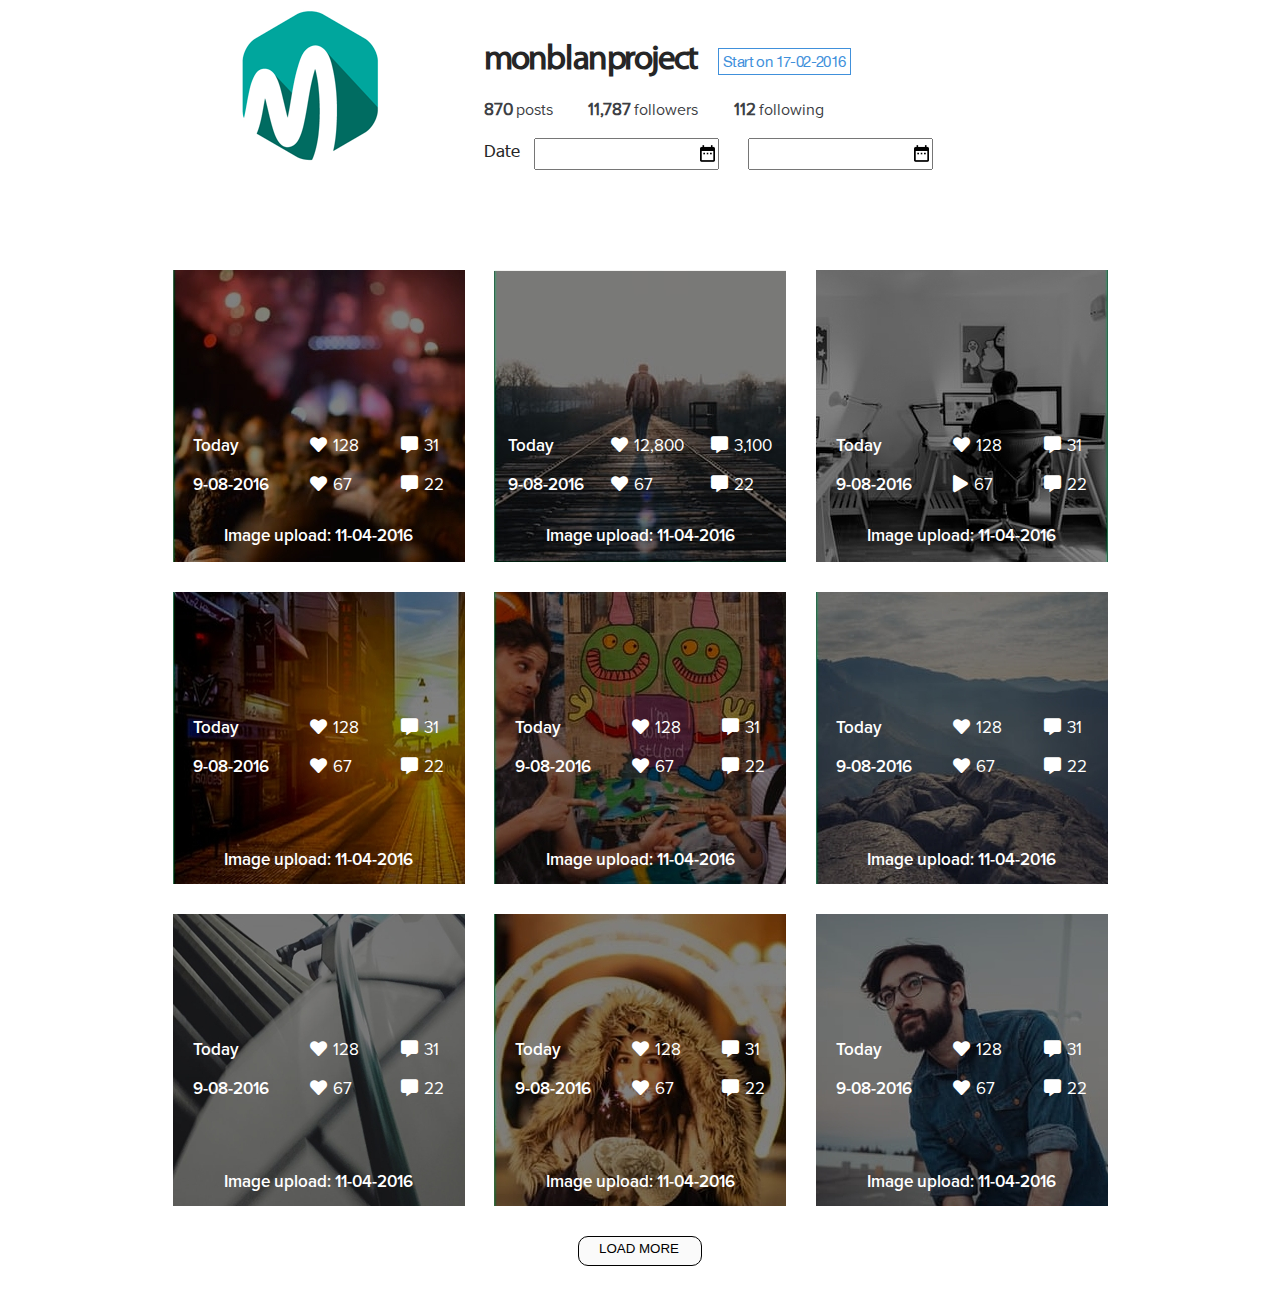
<file: index.html>
<!DOCTYPE html>
<html lang="en">

<head>
    <meta charset="UTF-8">
    <meta name="viewport" content="width=device-width, initial-scale=1.0">
    <meta http-equiv="X-UA-Compatible" content="ie=edge">
    <title>Document</title>
    <link rel="stylesheet" href="css/font.css">
    <link rel="stylesheet" href="css/main.css">
    <link rel="stylesheet" href="css/media.css">
    <link rel="stylesheet" href="css/all.css">

</head>

<body>
    <header>
        <div class="head-line">
            <div class="logo">
                <a href=""><img src="/img/Logo.png" alt="logo"></a>
            </div>
            <div class="project">
                <div class="project-info">
                    <h1 class="project-name">monblanproject</h1>
                    <div class="project-start">Start on 17-02-2016</div>
                </div>
                <ul class="posts">
                    <li><a href=""><span class="count">870</span>posts</a></li>
                    <li><a href=""><span class="count">11,787</span>followers</a></li>
                    <li><a href=""><span class="count">112</span>following</a></li>
                </ul>
                <div class="date">
                    <form action="" >
                        <label for="">Date</label>
                        <input type="date" id="date-before">
                        <input type="date"id="date-after">
                        
                    </form>
                </div>
            </div>
        </div>
    </header>
    <section>
        <div class="gallery">
            <div class="block block-1">
                <div class="gallery-talks">
                    <div class="gallery-date">
                        <a href="">Today</a>
                        <a href="">9-08-2016</a>
                    </div>
                    <div class="gallery-like">
                        <a href=""><i class="fas fa-heart"></i>128</a>
                        <a href=""><i class="fas fa-heart"></i>67</a>
                    </div>
                    <div class="gallery-comment">
                        <a href=""><i class="fas fa-comment-alt"></i>31</a>
                        <a href=""><i class="fas fa-comment-alt"></i>22</a>
                    </div>
                </div>
                
                <div class="gallery-upload"><span class="upload">Image upload: 11-04-2016 </span></div>
            </div>
            <div class="block block-2">
                    <div class="gallery-talks">
                            <div class="gallery-date">
                                <a href="">Today</a>
                                <a href="">9-08-2016</a>
                            </div>
                            <div class="gallery-like">
                                <a href=""><i class="fas fa-heart"></i>12,800</a>
                                <a href=""><i class="fas fa-heart"></i>67</a>
                            </div>
                            <div class="gallery-comment">
                                <a href=""><i class="fas fa-comment-alt"></i>3,100</a>
                                <a href=""><i class="fas fa-comment-alt"></i>22</a>
                            </div>
                        </div>
                        
                        <div class="gallery-upload"><span class="upload">Image upload: 11-04-2016 </span></div>
            </div>
            <div class="block block-3">
                    <div class="gallery-talks">
                            <div class="gallery-date">
                                <a href="">Today</a>
                                <a href="">9-08-2016</a>
                            </div>
                            <div class="gallery-like">
                                <a href=""><i class="fas fa-heart"></i>128</a>
                                <a href=""><i class="fas fa-play"></i></i>67</a>
                            </div>
                            <div class="gallery-comment">
                                <a href=""><i class="fas fa-comment-alt"></i>31</a>
                                <a href=""><i class="fas fa-comment-alt"></i>22</a>
                            </div>
                        </div>
                        
                        <div class="gallery-upload"><span class="upload">Image upload: 11-04-2016 </span></div>
            </div>
            <div class="block block-4">
                    <div class="gallery-talks">
                            <div class="gallery-date">
                                <a href="">Today</a>
                                <a href="">9-08-2016</a>
                            </div>
                            <div class="gallery-like">
                                <a href=""><i class="fas fa-heart"></i>128</a>
                                <a href=""><i class="fas fa-heart"></i>67</a>
                            </div>
                            <div class="gallery-comment">
                                <a href=""><i class="fas fa-comment-alt"></i>31</a>
                                <a href=""><i class="fas fa-comment-alt"></i>22</a>
                            </div>
                        </div>
                        
                        <div class="gallery-upload--bot"><span class="upload">Image upload: 11-04-2016 </span></div>
            </div>
            <div class="block block-5">
                    <div class="gallery-talks">
                            <div class="gallery-date">
                                <a href="">Today</a>
                                <a href="">9-08-2016</a>
                            </div>
                            <div class="gallery-like">
                                <a href=""><i class="fas fa-heart"></i>128</a>
                                <a href=""><i class="fas fa-heart"></i>67</a>
                            </div>
                            <div class="gallery-comment">
                                <a href=""><i class="fas fa-comment-alt"></i>31</a>
                                <a href=""><i class="fas fa-comment-alt"></i>22</a>
                            </div>
                        </div>
                        
                        <div class="gallery-upload--bot"><span class="upload">Image upload: 11-04-2016 </span></div>
            </div>
            <div class="block block-6">
                    <div class="gallery-talks">
                            <div class="gallery-date">
                                <a href="">Today</a>
                                <a href="">9-08-2016</a>
                            </div>
                            <div class="gallery-like">
                                <a href=""><i class="fas fa-heart"></i>128</a>
                                <a href=""><i class="fas fa-heart"></i>67</a>
                            </div>
                            <div class="gallery-comment">
                                <a href=""><i class="fas fa-comment-alt"></i>31</a>
                                <a href=""><i class="fas fa-comment-alt"></i>22</a>
                            </div>
                        </div>
                        
                        <div class="gallery-upload--bot"><span class="upload">Image upload: 11-04-2016 </span></div>
            </div>
            <div class="block block-7">
                    <div class="gallery-talks">
                            <div class="gallery-date">
                                <a href="">Today</a>
                                <a href="">9-08-2016</a>
                            </div>
                            <div class="gallery-like">
                                <a href=""><i class="fas fa-heart"></i>128</a>
                                <a href=""><i class="fas fa-heart"></i>67</a>
                            </div>
                            <div class="gallery-comment">
                                <a href=""><i class="fas fa-comment-alt"></i>31</a>
                                <a href=""><i class="fas fa-comment-alt"></i>22</a>
                            </div>
                        </div>
                        
                        <div class="gallery-upload--bot"><span class="upload">Image upload: 11-04-2016 </span></div>
            </div>
            <div class="block block-8">
                    <div class="gallery-talks">
                            <div class="gallery-date">
                                <a href="">Today</a>
                                <a href="">9-08-2016</a>
                            </div>
                            <div class="gallery-like">
                                <a href=""><i class="fas fa-heart"></i>128</a>
                                <a href=""><i class="fas fa-heart"></i>67</a>
                            </div>
                            <div class="gallery-comment">
                                <a href=""><i class="fas fa-comment-alt"></i>31</a>
                                <a href=""><i class="fas fa-comment-alt"></i>22</a>
                            </div>
                        </div>
                        
                        <div class="gallery-upload--bot"><span class="upload">Image upload: 11-04-2016 </span></div>
            </div>
            <div class="block block-9">
                    <div class="gallery-talks">
                            <div class="gallery-date">
                                <a href="">Today</a>
                                <a href="">9-08-2016</a>
                            </div>
                            <div class="gallery-like">
                                <a href=""><i class="fas fa-heart"></i>128</a>
                                <a href=""><i class="fas fa-heart"></i>67</a>
                            </div>
                            <div class="gallery-comment">
                                <a href=""><i class="fas fa-comment-alt"></i>31</a>
                                <a href=""><i class="fas fa-comment-alt"></i>22</a>
                            </div>
                        </div>
                        
                        <div class="gallery-upload--bot"><span class="upload">Image upload: 11-04-2016 </span></div>
            </div>
            
        </div>
        <button class="load-more">load more</button>
    </section>





    
    
    
    




</body>

</html>
</file>
<file: css/font.css>
@font-face {
    font-family: HelveticaNeue;
    src: url(../fonts/HelveticaNeue/HelveticaNeue.eot) format("embedded-opentype"); 
    src: url(../fonts/HelveticaNeue/HelveticaNeue.ttf) format("truetype");
    src: url(../fonts/HelveticaNeue/HelveticaNeue.woff) format("woff");
    font-style: normal; 
    font-weight: normal;
}
@font-face {
    font-family: HelveticaNeue Bold;
    src: url(../fonts/HelveticaNeue/HelveticaNeue-Bold.eot) format("embedded-opentype"); 
    src: url(../fonts/HelveticaNeue/HelveticaNeue-Bold.ttf) format("truetype");
    src: url(../fonts/HelveticaNeue/HelveticaNeue-Bold.woff) format("woff");
    font-style: normal; 
    font-weight: normal;
}
@font-face {
    font-family: MyriadPro;
    src: url(../fonts/MyriadPro/MyriadPro-Regular.eot) format("embedded-opentype"); 
    src: url(../fonts/MyriadPro/MyriadPro-Regular.ttf) format("truetype");
    src: url(../fonts/MyriadPro/MyriadPro-Regular.woff) format("woff");
    font-style: normal; 
    font-weight: normal;
}
@font-face {
    font-family: Proximanova;
    src: url(../fonts/ProximaNova/ProximaNova-Regular.eot) format("embedded-opentype"); 
    src: url(../fonts/ProximaNova/ProximaNova-Regular.ttf) format("truetype");
    src: url(../fonts/ProximaNova/ProximaNova-Regular.woff) format("woff");
    font-style: normal; 
    font-weight: normal;
}
@font-face {
    font-family: Proximanova Semi;
    src: url(../fonts/ProximaNova/ProximaNova-Semibold.eot) format("embedded-opentype"); 
    src: url(../fonts/ProximaNova/ProximaNova-Semibold.ttf) format("truetype");
    src: url(../fonts/ProximaNova/ProximaNova-Semibold.woff) format("woff");
    font-style: normal; 
    font-weight: normal;
}
@font-face {
    font-family: Tahoma;
    src: url(../fonts/Tahoma/Tahoma.ttf) format("truetype");
    font-style: normal; 
    font-weight: normal;
}
</file>
<file: css/main.css>
* {
    text-decoration: none;
    list-style-type: none;
    box-sizing: border-box;
    color: #ffffff;
}

body {
    padding: 0;
    margin: 0;
    font-family: Proximanova;
}
i {
    margin-right: 6px;
}
header {
    display: flex;
    width: 100%;
}
.head-line {
    display: flex;
    flex-wrap: wrap;
    width: 935px;
    min-height: 200px;
    margin: auto;   
    margin-bottom: 70px;
}
.logo {
    margin-left: 55px;
    margin-right: 95px;
}
.project {
    margin-top:40px;
    min-width: 300px;
}
.project-info {
    display: flex;
    
}
.project-name  {
    padding:0;
    margin: 0;
    color: #262626;
    font-family: MyriadPro;
    letter-spacing: -1.4px;
    font-size: 35px;
    cursor: pointer;
}
.project-start {
    margin-left: 20px;
    align-self: center;
    padding: 4px;
    color: #4090db;
    border: 1px solid #4090db;
    font-family: HelveticaNeue;
    font-size: 15px;
    letter-spacing: -0.6px;
}
.project-start:hover {
    color:white;
    background-color:#00a69c;
    border:none;
    cursor: pointer;  
}
.posts {
    
    display: flex;
    justify-content: space-between;
    flex-wrap: wrap;
    max-width: 340px;
    padding: 0;
    
}
.posts  a {
    font-family: Proximanova;
    color: #3d4044;
}
.count {
    font-family: Proximanova;
    font-size: 17px;
    font-weight: 700;
    line-height: 1.4;
    color: #3d4044;
    margin-right: 3px;
}
.count:hover {
    color:#a63646;
}

.date {
    
    
}
.date label {
    font-family: Tahoma;
    font-size: 17px;
    margin-top:5px;
    line-height: 1.4;
    color: #262626;
    margin-right: 10px;
}
#date-before {  
     
    height: 32px;
    width: 185px;
    margin-right:25px;
    padding: 0;
}
#date-after {  
     
    height: 32px;
    width: 185px;
    margin-right:25px;
    padding: 0;
}
::-webkit-calendar-picker-indicator {
    color: transparent;
    opacity: 1;
    background: url("/img/calendar.svg") no-repeat center;
    
    background-size: contain;
  }

.gallery {
    padding: 0;
    margin: 0;
    display:flex;
    justify-content: space-between;
    margin: auto;
    flex-wrap: wrap;
    max-width: 935px;
}
.block {
    min-width: 292px;
    margin-bottom: 30px;
    height: 292px;
    font-family: Proximanova Semi;
    color: #ffffff;
    font-size: 17px; 
}
.block-1 {
    display:flex;
    flex-direction: column;
    justify-content: flex-end;
    background-image: url("/img/block-1.jpg");
    background-repeat: no-repeat;
     
}
.block:hover {
    -webkit-transform: scale(1.1);
    -moz-transform: scale(1.1);
    -o-transform: scale(1.1);
}
.gallery-talks {
    display:flex;
    justify-content: space-around;
    width: inherit;
}
.gallery-talks a {
    padding-top:18px;
}
.gallery-date {
    display: flex;
    flex-direction: column;
    font-family: Proximanova Semi;
    color: #ffffff;   
}
.gallery-like {
    font-family: Proximanova;
    display: flex;
    flex-direction: column;   
}
.gallery-comment {
    font-family: Proximanova;
    display: flex;
    flex-direction: column;
}
.gallery-upload {
    text-align: center;
    padding-bottom: 14px;
    padding-top: 29px;
    font-size: 17px;
    font-family: Proximanova Semi;
    line-height: 1.4;
}
.upload {
    text-align: center;  
}
.block-2 {
    display:flex;
    flex-direction: column;
    justify-content: flex-end;
    background-image: url("/img/block-2.jpg");
    background-repeat: no-repeat;
}
.block-3 {
    display:flex;
    flex-direction: column;
    justify-content: flex-end;
    background-image: url("/img/block-3.jpg");
    background-repeat: no-repeat;
}
.block-4 {
    display:flex;
    flex-direction: column;
    justify-content: center;
    position: relative;
    background-image: url("/img/block-4.jpg");
    background-repeat: no-repeat;
}
.gallery-upload--bot {
    position: absolute;
    align-self: center;
    bottom: 0;;
    padding-bottom: 14px;
}
.block-5 {
    display:flex;
    flex-direction: column;
    justify-content: center;
    position: relative;
    background-image: url("/img/block-5.jpg");
    background-repeat: no-repeat;
}
.block-6 {
    display:flex;
    flex-direction: column;
    justify-content: center;
    position: relative;
    background-image: url("/img/block-6.jpg");
    background-repeat: no-repeat;
}
.block-7 {
    display:flex;
    flex-direction: column;
    justify-content: center;
    position: relative;
    background-image: url("/img/block-7.jpg");
    background-repeat: no-repeat;
}
.block-8 {
    display:flex;
    flex-direction: column;
    justify-content: center;
    position: relative;
    background-image: url("/img/block-8.jpg");
    background-repeat: no-repeat;
}
.block-9 {
    display:flex;
    flex-direction: column;
    justify-content: center;
    position: relative;
    background-image: url("/img/block-9.jpg");
    background-repeat: no-repeat;
}
.load-more {
    text-align: center;
    padding-top:4px;
    cursor:pointer;
    padding-left:20px;
    display:flex;
    margin:auto;
    margin-bottom:50px;
    text-transform: uppercase;
    color: #000000;
    width: 124px;
    height: 30px;
    border: 1px solid #000000;
    border-radius: 10px;
    background-color: #fafafa;
}
.load-more:hover {
    background-color:rgb(14, 73, 14);
    color:white;
}
.fa-heart:hover {
    color:red;
}
.fa-comment-alt:hover {
    color:greenyellow;
}
</file>
<file: css/media.css>
@media screen and (max-device-width: 761px) {
    .logo {
        margin:0;
    }
    .project-name {
        flex-wrap: nowrap;
    }
}
@media screen and (max-device-width: 589px) {
  .head-line  {
      display:flex;
      justify-content: center;
  }
  .project {
      margin-top:0;
  }
  .project-info {
      display:flex;
      justify-content: space-between;
  }
}
@media screen and (max-device-width: 380px) {
    .project-start {
        display: none;
    }
    .project-name {
        margin:auto;
    }
}
@media screen and (max-device-width: 437px) {
    .date form {
        display:none;
    }

}
@media screen and (max-device-width: 876px) {
    .gallery {
        display: flex;
        justify-content: center;
        
    }
    .block {
        margin:30px;
    }
}
</file>
